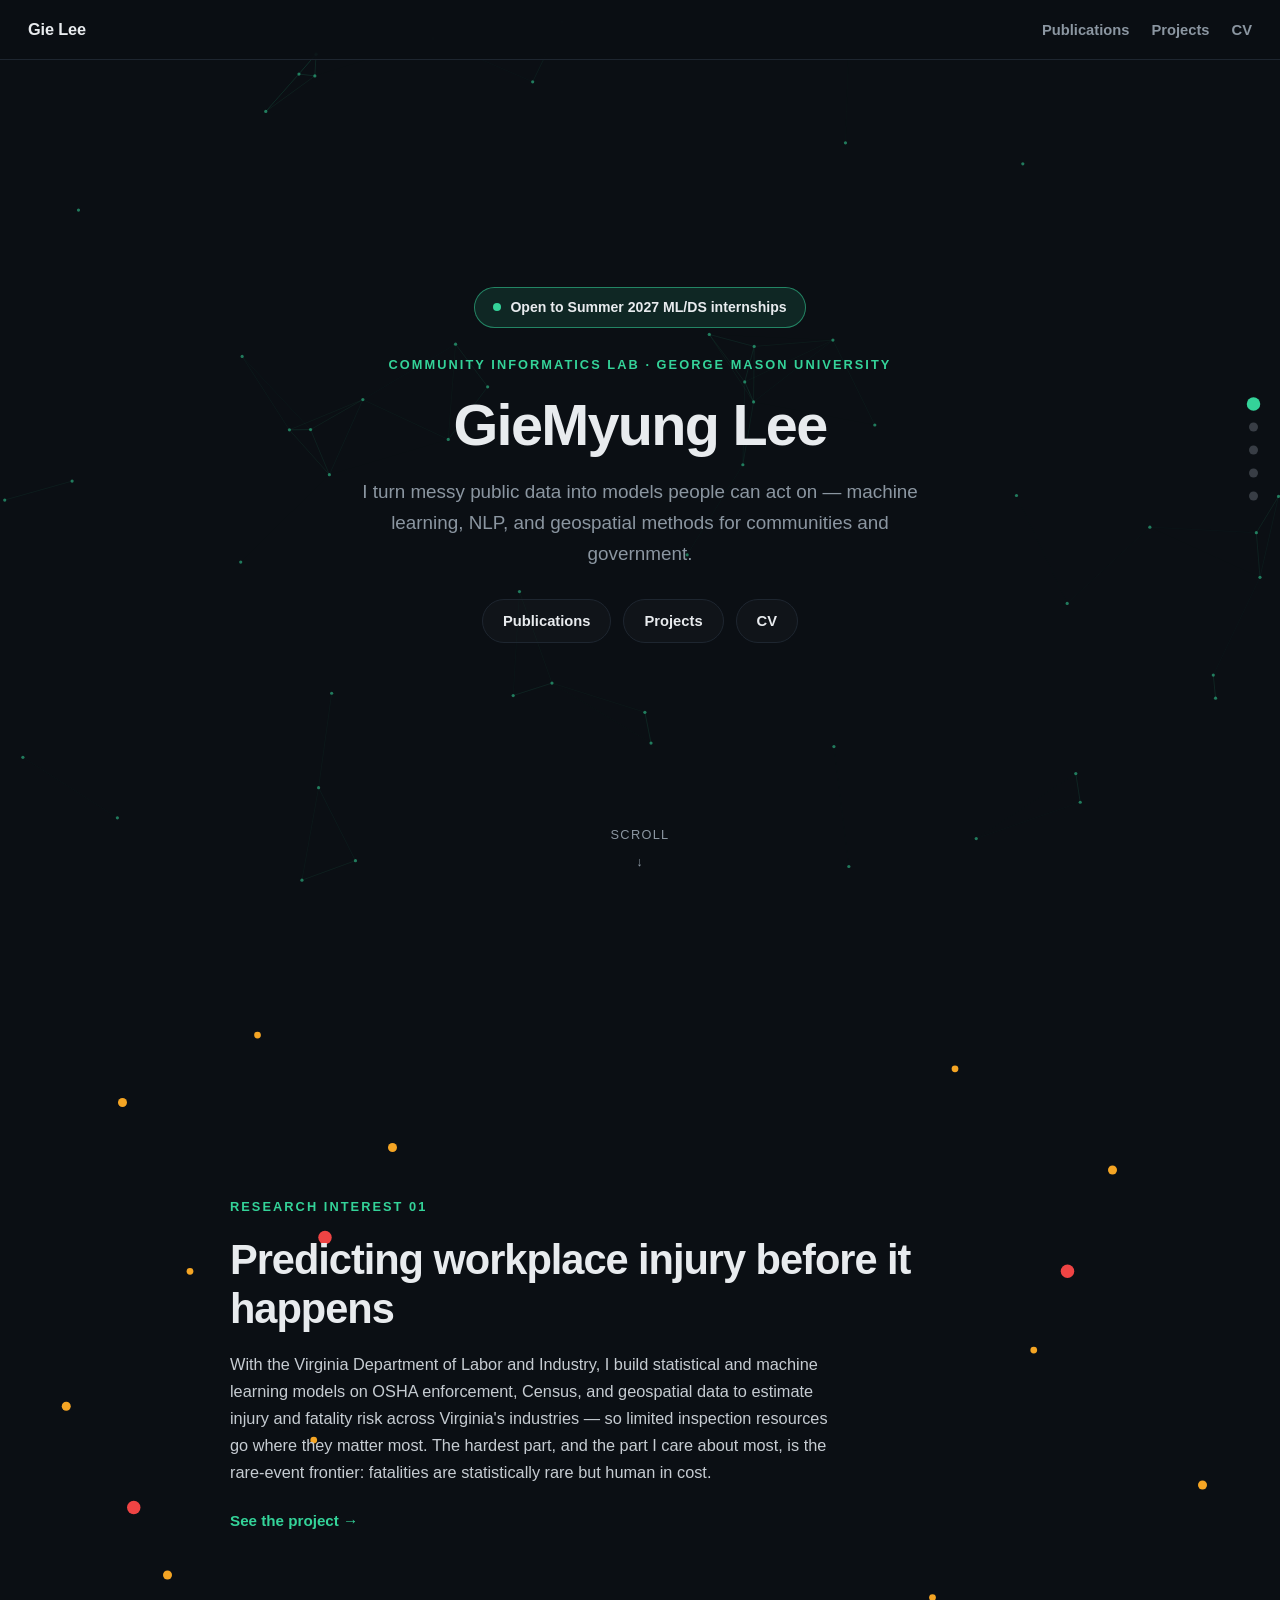
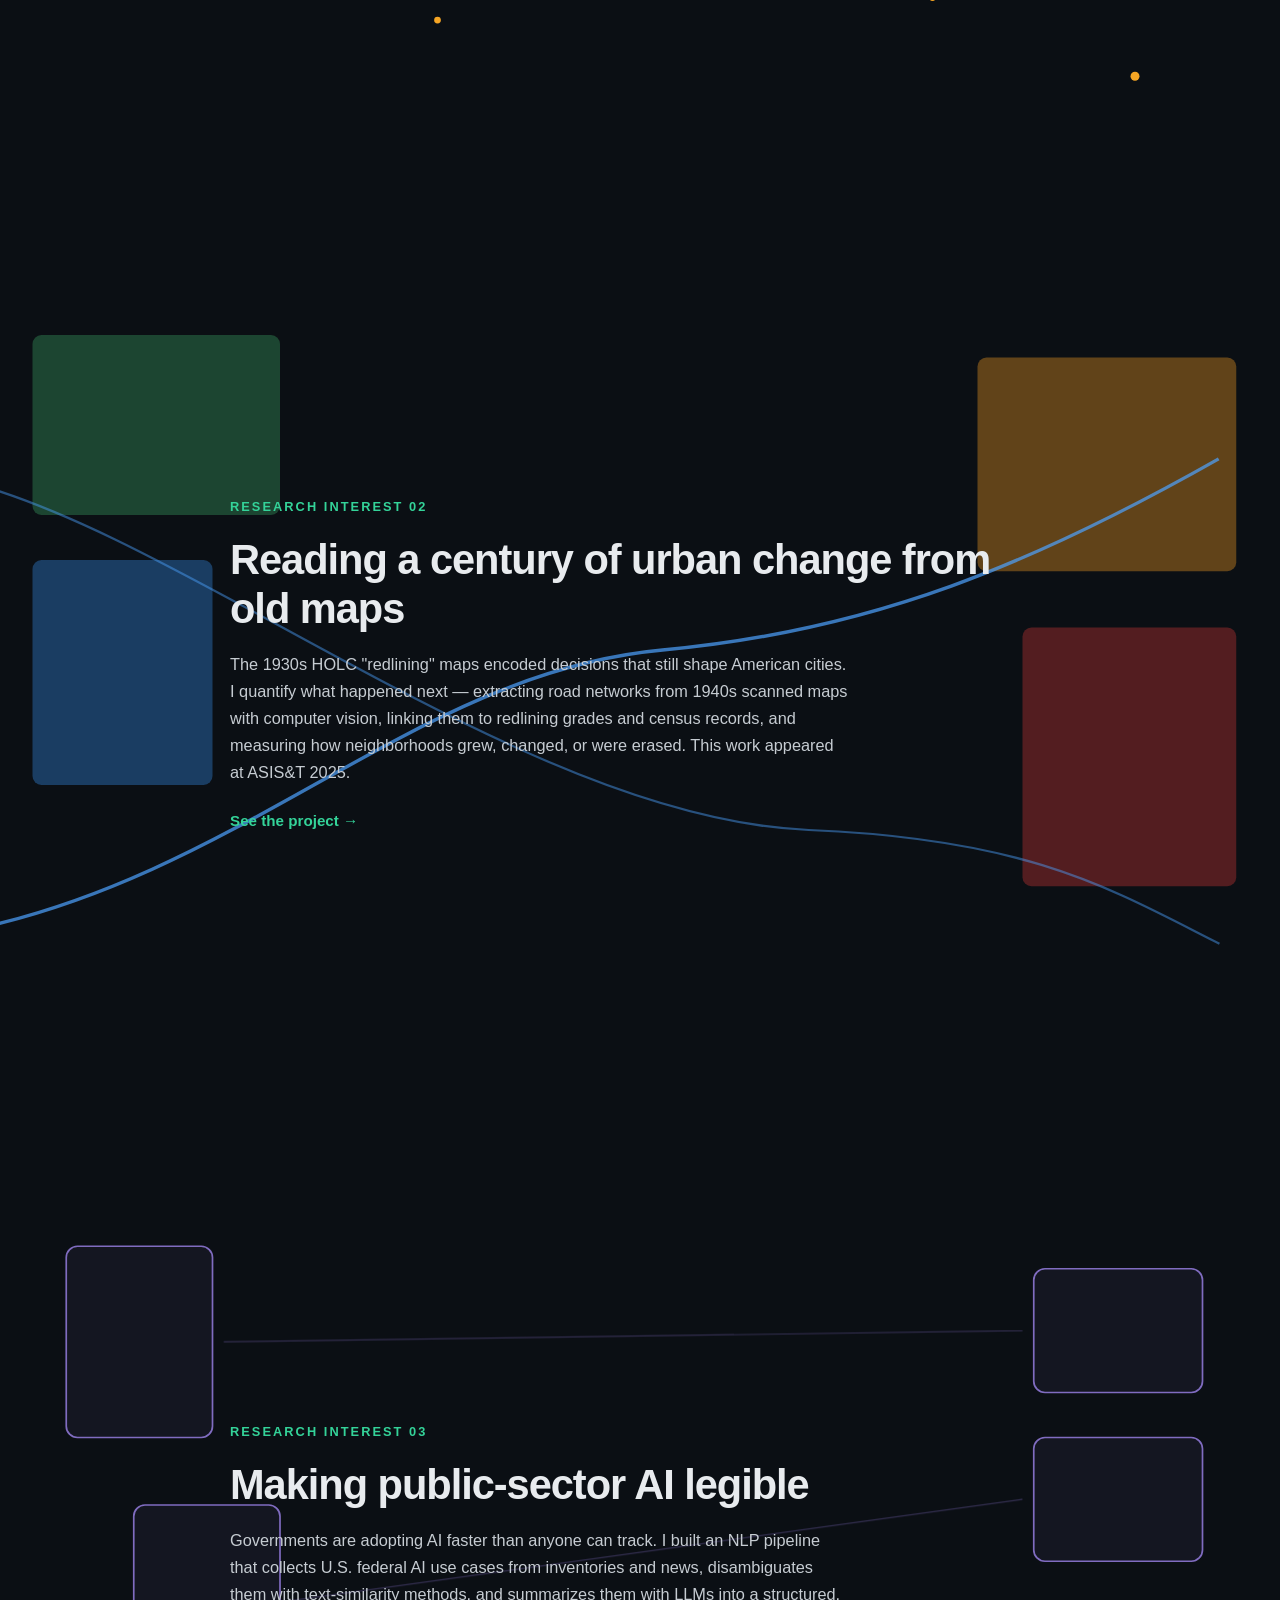
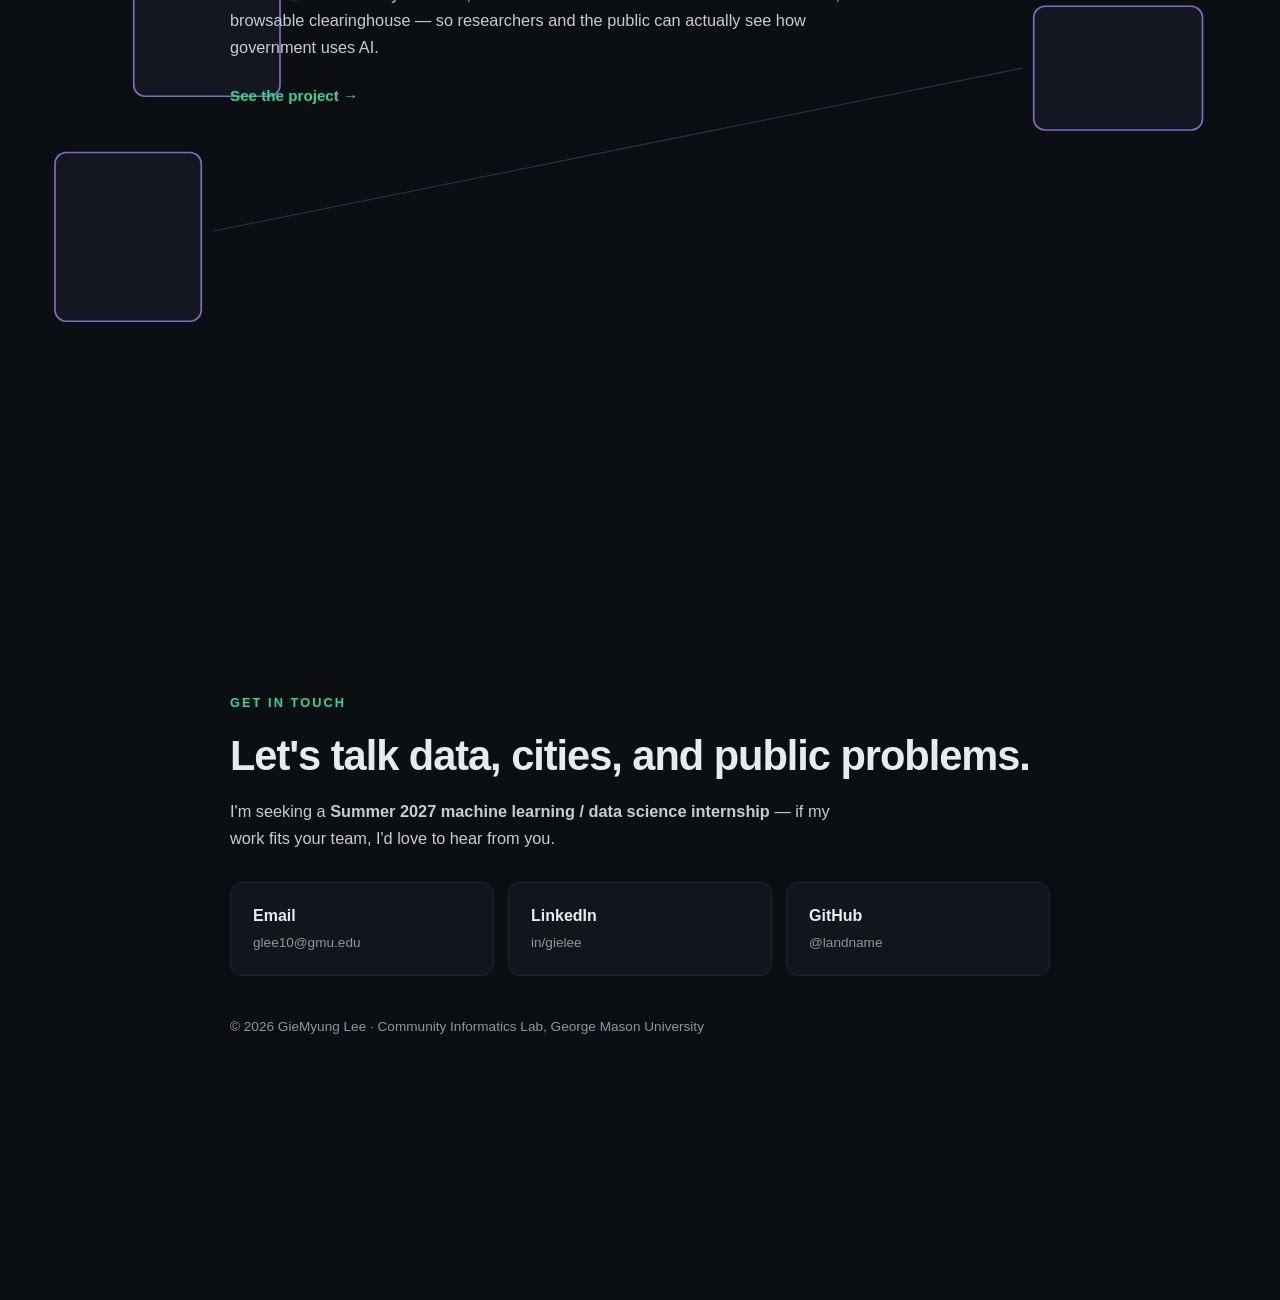
<file: index.html>
<!DOCTYPE html>
<html lang="en">
<head>
<meta charset="UTF-8">
<meta name="viewport" content="width=device-width, initial-scale=1.0">
<title>GieMyung Lee — Community Informatics Lab, GMU</title>
<meta name="description" content="GieMyung (Gie) Lee — researcher at the Community Informatics Lab, George Mason University. Machine learning, NLP, and geospatial data science for public-sector problems.">
<link rel="icon" type="image/svg+xml" href="assets/favicon.svg">
<meta property="og:type" content="website">
<meta property="og:title" content="GieMyung Lee — Community Informatics Lab, GMU">
<meta property="og:description" content="Machine learning, NLP, and geospatial data science for communities and government. Open to Summer 2027 ML/DS internships.">
<meta property="og:url" content="https://landname.github.io/">
<meta property="og:image" content="https://landname.github.io/assets/og.png">
<meta name="twitter:card" content="summary_large_image">
<link rel="stylesheet" href="assets/style.css">
<style>
  /* Homepage scene system — body background cross-fades per active scene */
  body {
    transition: background-color 0.9s ease;
    overflow-x: hidden;
  }
  .scene {
    min-height: 100svh;
    display: flex; align-items: center; justify-content: center;
    position: relative;
    padding: 90px 24px 60px;
  }
  .scene-inner { max-width: 820px; width: 100%; position: relative; z-index: 2; }

  /* Content reveal animation */
  .reveal { opacity: 0; transform: translateY(38px); transition: opacity .8s ease, transform .8s cubic-bezier(.2,.7,.3,1); }
  .scene.active .reveal { opacity: 1; transform: none; }
  .scene.active .reveal:nth-child(2) { transition-delay: .12s; }
  .scene.active .reveal:nth-child(3) { transition-delay: .24s; }
  .scene.active .reveal:nth-child(4) { transition-delay: .36s; }

  .kicker {
    font-size: 0.8rem; text-transform: uppercase; letter-spacing: 0.16em;
    font-weight: 700; color: var(--scene-accent, var(--accent)); margin-bottom: 18px;
  }
  .scene h1 { font-size: clamp(2.2rem, 6vw, 3.6rem); font-weight: 800; letter-spacing: -0.03em; line-height: 1.12; }
  .scene h2.big { font-size: clamp(1.7rem, 4.5vw, 2.6rem); font-weight: 750; letter-spacing: -0.025em; line-height: 1.18; margin: 0 0 18px; color: var(--text); text-transform: none; }
  .scene .lead { font-size: clamp(1rem, 2vw, 1.18rem); color: var(--muted); max-width: 600px; margin-top: 18px; }
  .scene .body-text { font-size: 1.02rem; color: #c6ccd2; max-width: 620px; }
  .scene .more { display: inline-block; margin-top: 22px; font-weight: 600; font-size: 0.95rem; color: var(--scene-accent, var(--accent)); }

  /* Hero */
  #hero canvas { position: absolute; inset: 0; width: 100%; height: 100%; z-index: 1; }
  #hero .scene-inner { text-align: center; }
  .hero-links { margin-top: 30px; display: flex; gap: 12px; justify-content: center; flex-wrap: wrap; }
  .hero-links a {
    padding: 9px 20px; border: 1px solid var(--border); border-radius: 999px;
    color: var(--text); font-size: 0.92rem; font-weight: 550; background: rgba(255,255,255,0.02);
    transition: border-color .2s, background .2s;
  }
  .hero-links a:hover { border-color: var(--accent); background: var(--accent-soft); text-decoration: none; }
  /* Internship availability pill */
  .avail {
    display: inline-flex; align-items: center; gap: 9px;
    padding: 8px 18px; border-radius: 999px; margin-bottom: 26px;
    border: 1px solid color-mix(in srgb, var(--accent) 55%, transparent);
    background: var(--accent-soft); color: var(--text);
    font-size: 0.88rem; font-weight: 600;
  }
  .avail:hover { text-decoration: none; border-color: var(--accent); }
  .avail .dot {
    width: 8px; height: 8px; border-radius: 50%; background: var(--accent);
    animation: blink 1.8s ease-in-out infinite;
  }
  @keyframes blink { 0%,100% { opacity: 1; box-shadow: 0 0 0 0 rgba(52,211,153,.5);} 50% { opacity: .55; box-shadow: 0 0 0 6px rgba(52,211,153,0);} }
  .scroll-hint {
    position: absolute; bottom: 28px; left: 50%; transform: translateX(-50%);
    color: var(--muted); font-size: 0.8rem; letter-spacing: 0.1em; text-transform: uppercase;
    display: flex; flex-direction: column; align-items: center; gap: 6px; z-index: 2;
    animation: bob 2.2s ease-in-out infinite;
  }
  @keyframes bob { 0%,100% { transform: translate(-50%,0);} 50% { transform: translate(-50%,8px);} }

  /* Scene visuals (SVG) */
  .scene-visual { position: absolute; inset: 0; z-index: 1; overflow: hidden; pointer-events: none; opacity: 0; transition: opacity 1s ease; }
  .scene.active .scene-visual { opacity: 1; }
  .scene-visual svg { position: absolute; width: 100%; height: 100%; }

  /* risk dots pulse */
  .scene.active .risk-dot { animation: pulse 2.6s ease-in-out infinite; }
  .scene.active .risk-dot.hot { animation: pulse-hot 1.8s ease-in-out infinite; }
  @keyframes pulse { 0%,100% { opacity: .25; } 50% { opacity: .7; } }
  @keyframes pulse-hot { 0%,100% { opacity: .5; r: 5; } 50% { opacity: 1; r: 8; } }

  /* HOLC zones draw in */
  .holc { opacity: 0; transform: translateY(14px); transition: opacity 1s ease, transform 1s ease; }
  .scene.active .holc { opacity: 0.5; transform: none; }
  .scene.active .holc:nth-of-type(2) { transition-delay: .18s; }
  .scene.active .holc:nth-of-type(3) { transition-delay: .36s; }
  .scene.active .holc:nth-of-type(4) { transition-delay: .54s; }
  .scene.active .road-path { stroke-dashoffset: 0; }
  .road-path { stroke-dasharray: 1200; stroke-dashoffset: 1200; transition: stroke-dashoffset 2.4s ease .3s; }

  /* docs flow into grid */
  .doc { opacity: 0; transform: translate(-40px, 20px) rotate(-6deg); transition: all .9s cubic-bezier(.2,.7,.3,1); }
  .scene.active .doc { opacity: .75; transform: none; }
  .scene.active .doc:nth-of-type(2) { transition-delay: .15s; }
  .scene.active .doc:nth-of-type(3) { transition-delay: .3s; }
  .scene.active .doc:nth-of-type(4) { transition-delay: .45s; }
  .scene.active .doc:nth-of-type(5) { transition-delay: .6s; }
  .scene.active .doc:nth-of-type(6) { transition-delay: .75s; }

  /* Progress dots */
  .progress {
    position: fixed; right: 22px; top: 50%; transform: translateY(-50%);
    display: flex; flex-direction: column; gap: 14px; z-index: 90;
  }
  .progress button {
    width: 9px; height: 9px; border-radius: 50%; border: none; cursor: pointer;
    background: var(--muted); opacity: 0.35; transition: all .3s; padding: 0;
  }
  .progress button.on { opacity: 1; background: var(--scene-accent, var(--accent)); transform: scale(1.5); }

  /* Contact scene */
  .contact-cards { display: grid; grid-template-columns: repeat(auto-fit, minmax(200px, 1fr)); gap: 14px; margin-top: 30px; }
  .contact-cards a {
    display: block; padding: 20px 22px; background: var(--card); border: 1px solid var(--border);
    border-radius: 12px; color: var(--text); transition: border-color .2s, transform .2s;
  }
  .contact-cards a:hover { border-color: var(--scene-accent, var(--accent)); transform: translateY(-3px); text-decoration: none; }
  .contact-cards .label { font-weight: 650; font-size: 1rem; }
  .contact-cards .sub { color: var(--muted); font-size: 0.85rem; margin-top: 3px; }

  @media (max-width: 600px) {
    .progress { right: 10px; }
    .scene { padding: 80px 20px 50px; }
  }
  @media (prefers-reduced-motion: reduce) {
    .reveal, .scene-visual, .holc, .doc, .road-path { transition: none !important; }
    .scroll-hint, .risk-dot { animation: none !important; }
  }
</style>
</head>
<body>

<nav class="nav">
  <a class="brand" href="index.html">Gie Lee</a>
  <ul>
    <li><a href="publications.html">Publications</a></li>
    <li><a href="projects.html">Projects</a></li>
    <li><a href="cv.html">CV</a></li>
  </ul>
</nav>

<div class="progress" aria-hidden="true"></div>

<!-- Scene 0: Hero -->
<section class="scene" id="hero" data-bg="#0b0f14" data-accent="#34d399">
  <canvas id="net"></canvas>
  <div class="scene-inner">
    <a class="reveal avail" href="mailto:glee10@gmu.edu?subject=Summer%202027%20Internship"><span class="dot"></span>Open to Summer 2027 ML/DS internships</a>
    <div class="reveal kicker">Community Informatics Lab · George Mason University</div>
    <h1 class="reveal">GieMyung Lee</h1>
    <p class="reveal lead" style="margin-left:auto;margin-right:auto;">I turn messy public data into models people can act on — machine learning, NLP, and geospatial methods for communities and government.</p>
    <div class="reveal hero-links">
      <a href="publications.html">Publications</a>
      <a href="projects.html">Projects</a>
      <a href="cv.html">CV</a>
    </div>
  </div>
  <div class="scroll-hint">Scroll<span>↓</span></div>
</section>

<!-- Scene 1: Workplace safety -->
<section class="scene" data-bg="#151009" data-accent="#f5a524">
  <div class="scene-visual">
    <svg viewBox="0 0 1200 800" preserveAspectRatio="xMidYMid slice" aria-hidden="true">
      <g fill="#f5a524">
        <circle class="risk-dot" cx="140" cy="180" r="4"/><circle class="risk-dot" cx="260" cy="120" r="3"/>
        <circle class="risk-dot" cx="380" cy="220" r="4"/><circle class="risk-dot" cx="200" cy="330" r="3"/>
        <circle class="risk-dot" cx="90" cy="450" r="4"/><circle class="risk-dot" cx="310" cy="480" r="3"/>
        <circle class="risk-dot" cx="180" cy="600" r="4"/><circle class="risk-dot" cx="420" cy="640" r="3"/>
        <circle class="risk-dot" cx="880" cy="150" r="3"/><circle class="risk-dot" cx="1020" cy="240" r="4"/>
        <circle class="risk-dot" cx="950" cy="400" r="3"/><circle class="risk-dot" cx="1100" cy="520" r="4"/>
        <circle class="risk-dot" cx="860" cy="620" r="3"/><circle class="risk-dot" cx="1040" cy="690" r="4"/>
      </g>
      <g fill="#ef4444">
        <circle class="risk-dot hot" cx="320" cy="300" r="6" style="animation-delay:.3s"/>
        <circle class="risk-dot hot" cx="980" cy="330" r="6" style="animation-delay:.9s"/>
        <circle class="risk-dot hot" cx="150" cy="540" r="6" style="animation-delay:1.5s"/>
      </g>
    </svg>
  </div>
  <div class="scene-inner">
    <div class="reveal kicker">Research Interest 01</div>
    <h2 class="reveal big">Predicting workplace injury before it happens</h2>
    <p class="reveal body-text">With the Virginia Department of Labor and Industry, I build statistical and machine learning models on OSHA enforcement, Census, and geospatial data to estimate injury and fatality risk across Virginia's industries — so limited inspection resources go where they matter most. The hardest part, and the part I care about most, is the rare-event frontier: fatalities are statistically rare but human in cost.</p>
    <a class="reveal more" href="projects.html#safety">See the project →</a>
  </div>
</section>

<!-- Scene 2: Urban change / historical maps -->
<section class="scene" data-bg="#0a1120" data-accent="#4da3ff">
  <div class="scene-visual">
    <svg viewBox="0 0 1200 800" preserveAspectRatio="xMidYMid slice" aria-hidden="true">
      <rect class="holc" x="60"  y="120" width="220" height="160" rx="8" fill="#2f7d4f"/>
      <rect class="holc" x="60"  y="320" width="160" height="200" rx="8" fill="#2b6cb0"/>
      <rect class="holc" x="900" y="140" width="230" height="190" rx="8" fill="#b7791f"/>
      <rect class="holc" x="940" y="380" width="190" height="230" rx="8" fill="#9b2c2c"/>
      <path class="road-path" d="M 0 650 C 250 600, 400 420, 620 400 S 1000 300, 1200 180" fill="none" stroke="#4da3ff" stroke-width="3" opacity="0.7"/>
      <path class="road-path" d="M 0 250 C 200 300, 500 550, 750 560 S 1050 640, 1200 700" fill="none" stroke="#4da3ff" stroke-width="2" opacity="0.45" style="transition-delay:.7s"/>
    </svg>
  </div>
  <div class="scene-inner">
    <div class="reveal kicker">Research Interest 02</div>
    <h2 class="reveal big">Reading a century of urban change from old maps</h2>
    <p class="reveal body-text">The 1930s HOLC "redlining" maps encoded decisions that still shape American cities. I quantify what happened next — extracting road networks from 1940s scanned maps with computer vision, linking them to redlining grades and census records, and measuring how neighborhoods grew, changed, or were erased. This work appeared at ASIS&amp;T 2025.</p>
    <a class="reveal more" href="projects.html#urban">See the project →</a>
  </div>
</section>

<!-- Scene 3: Public-sector AI -->
<section class="scene" data-bg="#120c1c" data-accent="#a78bfa">
  <div class="scene-visual">
    <svg viewBox="0 0 1200 800" preserveAspectRatio="xMidYMid slice" aria-hidden="true">
      <g stroke="#a78bfa" stroke-width="1.5" fill="rgba(167,139,250,0.08)">
        <rect class="doc" x="90"  y="130" width="130" height="170" rx="10"/>
        <rect class="doc" x="150" y="360" width="130" height="170" rx="10"/>
        <rect class="doc" x="80"  y="580" width="130" height="150" rx="10"/>
        <rect class="doc" x="950" y="150" width="150" height="110" rx="10"/>
        <rect class="doc" x="950" y="300" width="150" height="110" rx="10"/>
        <rect class="doc" x="950" y="450" width="150" height="110" rx="10"/>
      </g>
      <g stroke="#a78bfa" stroke-width="1" opacity="0.35">
        <line class="doc" x1="230" y1="215" x2="940" y2="205"/>
        <line class="doc" x1="290" y1="445" x2="940" y2="355"/>
        <line class="doc" x1="220" y1="650" x2="940" y2="505"/>
      </g>
    </svg>
  </div>
  <div class="scene-inner">
    <div class="reveal kicker">Research Interest 03</div>
    <h2 class="reveal big">Making public-sector AI legible</h2>
    <p class="reveal body-text">Governments are adopting AI faster than anyone can track. I built an NLP pipeline that collects U.S. federal AI use cases from inventories and news, disambiguates them with text-similarity methods, and summarizes them with LLMs into a structured, browsable clearinghouse — so researchers and the public can actually see how government uses AI.</p>
    <a class="reveal more" href="projects.html#clearinghouse">See the project →</a>
  </div>
</section>

<!-- Scene 4: Contact -->
<section class="scene" data-bg="#0b0f14" data-accent="#34d399">
  <div class="scene-inner">
    <div class="reveal kicker">Get in touch</div>
    <h2 class="reveal big">Let's talk data, cities, and public problems.</h2>
    <p class="reveal body-text">I'm seeking a <strong>Summer 2027 machine learning / data science internship</strong> — if my work fits your team, I'd love to hear from you.</p>
    <div class="reveal contact-cards">
      <a href="mailto:glee10@gmu.edu"><div class="label">Email</div><div class="sub">glee10@gmu.edu</div></a>
      <a href="https://www.linkedin.com/in/gielee/" target="_blank" rel="noopener"><div class="label">LinkedIn</div><div class="sub">in/gielee</div></a>
      <a href="https://github.com/landname" target="_blank" rel="noopener"><div class="label">GitHub</div><div class="sub">@landname</div></a>
    </div>
    <p class="reveal" style="margin-top:40px;color:var(--muted);font-size:0.85rem;">© 2026 GieMyung Lee · Community Informatics Lab, George Mason University</p>
  </div>
</section>

<script>
(function () {
  const scenes = Array.from(document.querySelectorAll('.scene'));
  const progress = document.querySelector('.progress');

  // progress dots
  scenes.forEach((s, i) => {
    const b = document.createElement('button');
    b.addEventListener('click', () => s.scrollIntoView({ behavior: 'smooth' }));
    progress.appendChild(b);
  });
  const dots = Array.from(progress.children);

  const io = new IntersectionObserver((entries) => {
    entries.forEach(e => {
      if (e.isIntersecting) {
        const s = e.target;
        s.classList.add('active');
        document.body.style.backgroundColor = s.dataset.bg;
        document.documentElement.style.setProperty('--scene-accent', s.dataset.accent);
        const i = scenes.indexOf(s);
        dots.forEach((d, j) => d.classList.toggle('on', j === i));
      }
    });
  }, { threshold: 0.5 });
  scenes.forEach(s => io.observe(s));

  // hero particle network
  const canvas = document.getElementById('net');
  const ctx = canvas.getContext('2d');
  let W, H, pts = [];
  const N = 55, LINK = 130;

  function resize() {
    W = canvas.width = canvas.offsetWidth * devicePixelRatio;
    H = canvas.height = canvas.offsetHeight * devicePixelRatio;
  }
  function init() {
    pts = Array.from({ length: N }, () => ({
      x: Math.random() * W, y: Math.random() * H,
      vx: (Math.random() - 0.5) * 0.35 * devicePixelRatio,
      vy: (Math.random() - 0.5) * 0.35 * devicePixelRatio
    }));
  }
  function frame() {
    ctx.clearRect(0, 0, W, H);
    for (const p of pts) {
      p.x += p.vx; p.y += p.vy;
      if (p.x < 0 || p.x > W) p.vx *= -1;
      if (p.y < 0 || p.y > H) p.vy *= -1;
    }
    for (let i = 0; i < N; i++) {
      for (let j = i + 1; j < N; j++) {
        const dx = pts[i].x - pts[j].x, dy = pts[i].y - pts[j].y;
        const d = Math.hypot(dx, dy) / devicePixelRatio;
        if (d < LINK) {
          ctx.strokeStyle = `rgba(52, 211, 153, ${0.14 * (1 - d / LINK)})`;
          ctx.lineWidth = devicePixelRatio;
          ctx.beginPath(); ctx.moveTo(pts[i].x, pts[i].y); ctx.lineTo(pts[j].x, pts[j].y); ctx.stroke();
        }
      }
    }
    ctx.fillStyle = 'rgba(52, 211, 153, 0.55)';
    for (const p of pts) {
      ctx.beginPath(); ctx.arc(p.x, p.y, 1.6 * devicePixelRatio, 0, Math.PI * 2); ctx.fill();
    }
    requestAnimationFrame(frame);
  }
  const reduce = matchMedia('(prefers-reduced-motion: reduce)').matches;
  resize(); init();
  addEventListener('resize', () => { resize(); init(); });
  if (!reduce) frame();
  else {
    ctx.fillStyle = 'rgba(52,211,153,0.5)';
    pts.forEach(p => { ctx.beginPath(); ctx.arc(p.x, p.y, 1.6 * devicePixelRatio, 0, Math.PI * 2); ctx.fill(); });
  }
})();
</script>

</body>
</html>
</file>
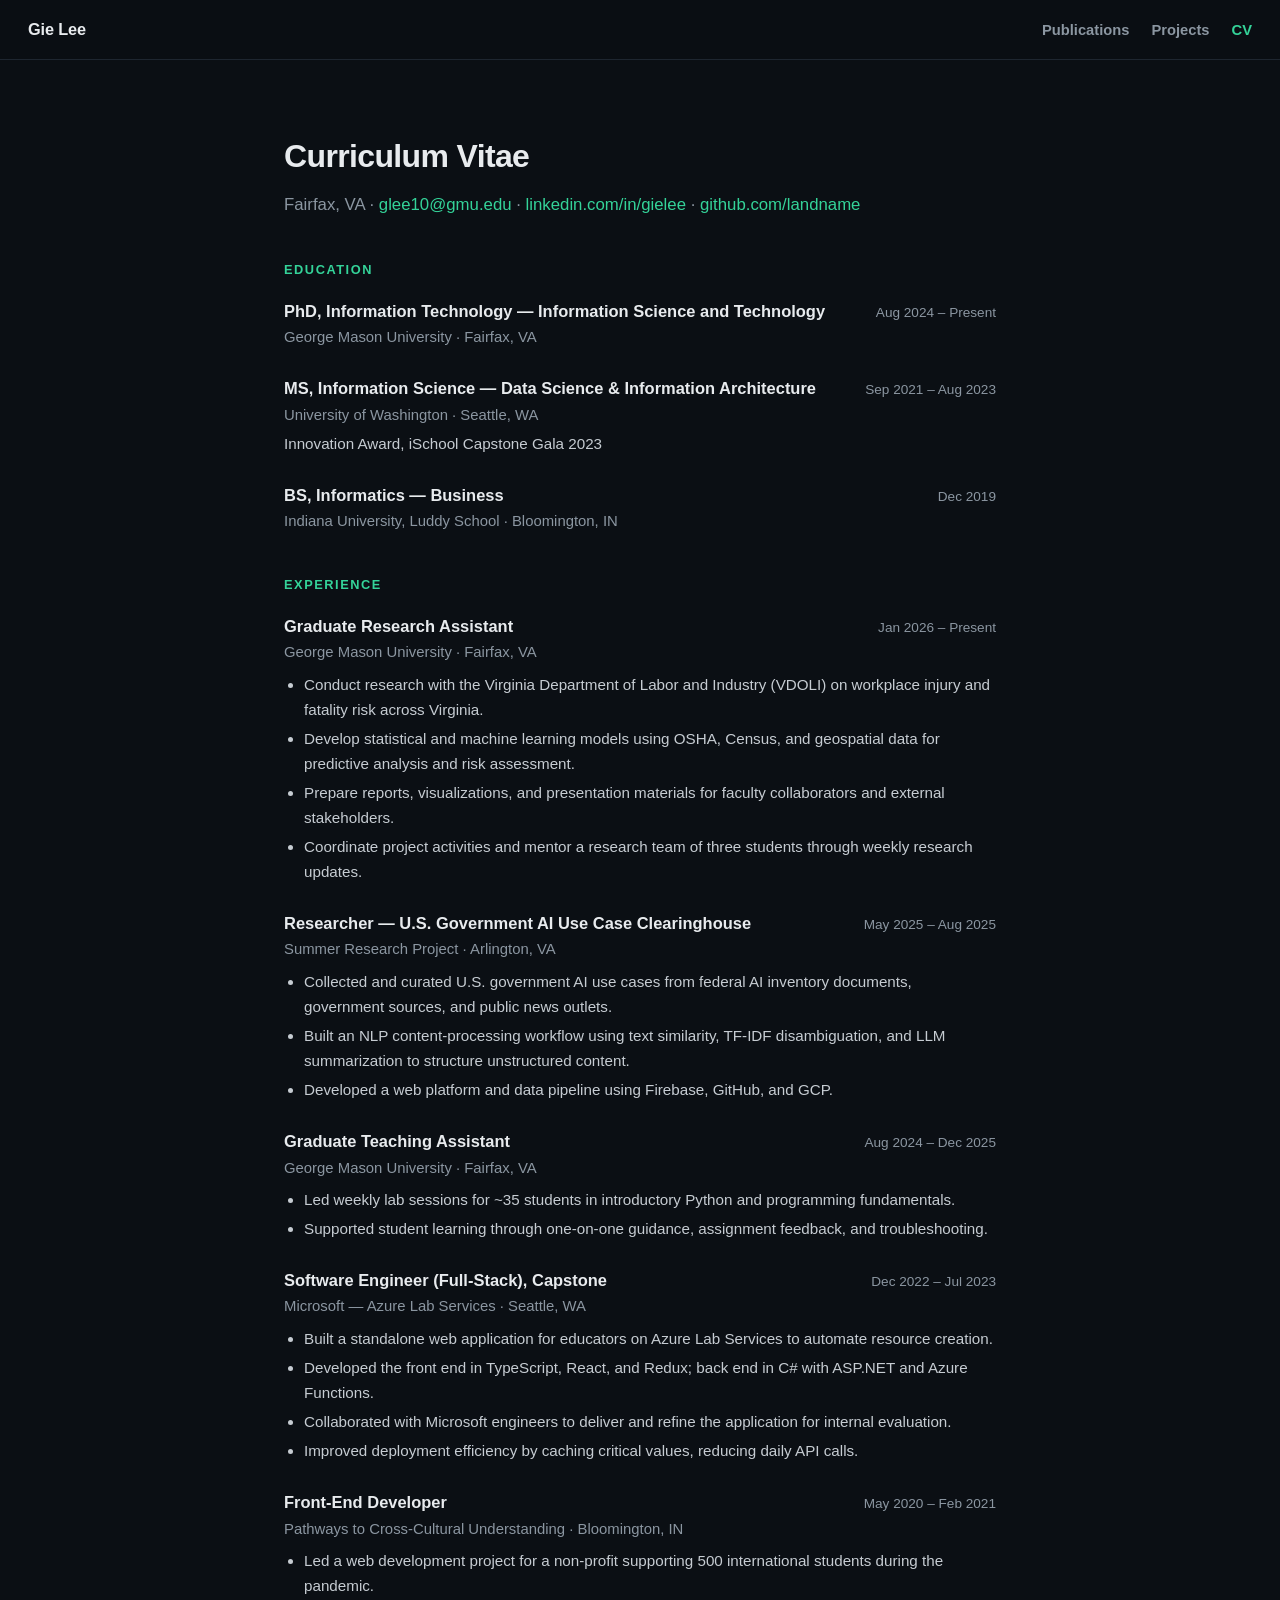
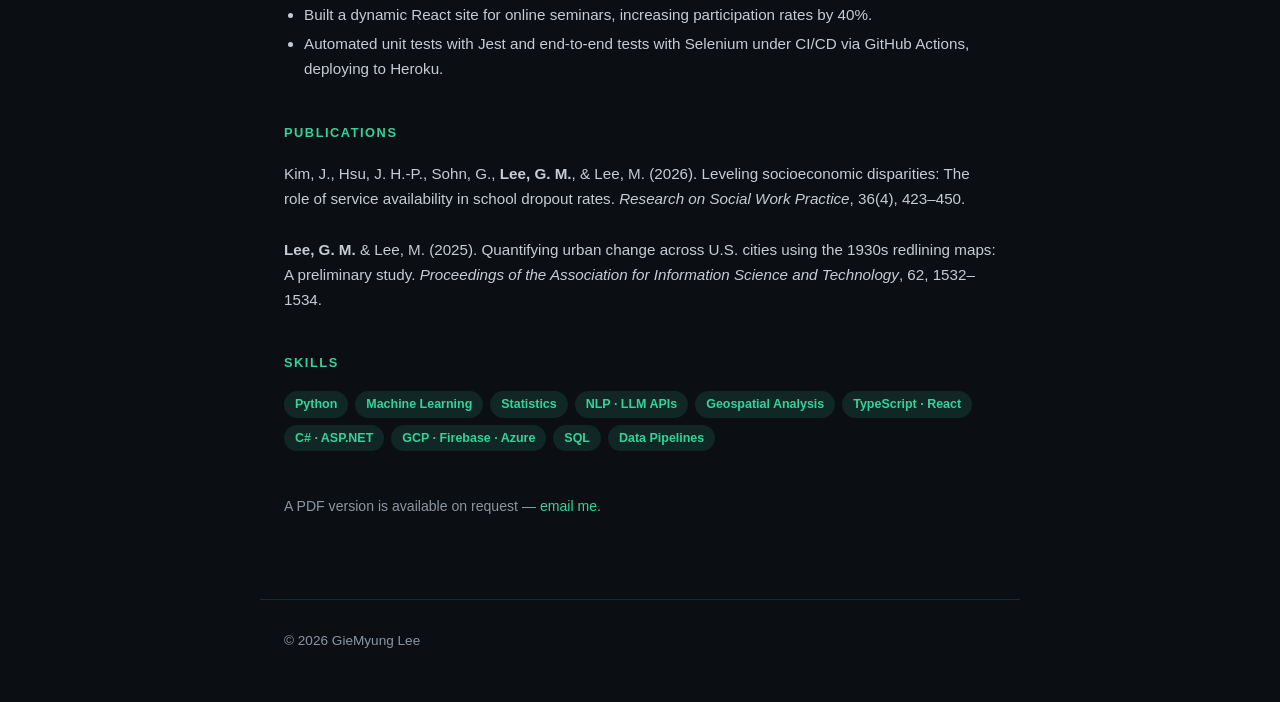
<file: cv.html>
<!DOCTYPE html>
<html lang="en">
<head>
<meta charset="UTF-8">
<meta name="viewport" content="width=device-width, initial-scale=1.0">
<title>CV — GieMyung Lee</title>
<meta name="description" content="Curriculum vitae of GieMyung Lee — PhD student in Information Technology at George Mason University.">
<link rel="icon" type="image/svg+xml" href="assets/favicon.svg">
<meta property="og:type" content="profile">
<meta property="og:title" content="CV — GieMyung Lee">
<meta property="og:description" content="PhD student in Information Technology at George Mason University. ML, NLP, and geospatial data science. Open to Summer 2027 ML/DS internships.">
<meta property="og:url" content="https://landname.github.io/cv.html">
<meta property="og:image" content="https://landname.github.io/assets/og.png">
<meta name="twitter:card" content="summary_large_image">
<link rel="stylesheet" href="assets/style.css">
</head>
<body>

<nav class="nav">
  <a class="brand" href="index.html">Gie Lee</a>
  <ul>
    <li><a href="publications.html">Publications</a></li>
    <li><a href="projects.html">Projects</a></li>
    <li><a href="cv.html" class="here">CV</a></li>
  </ul>
</nav>

<main class="page">
  <h1>Curriculum Vitae</h1>
  <p class="lede">Fairfax, VA · <a href="mailto:glee10@gmu.edu">glee10@gmu.edu</a> · <a href="https://www.linkedin.com/in/gielee/" target="_blank" rel="noopener">linkedin.com/in/gielee</a> · <a href="https://github.com/landname" target="_blank" rel="noopener">github.com/landname</a></p>

  <h2>Education</h2>
  <div class="cv-item">
    <div class="cv-head">
      <div><div class="cv-title">PhD, Information Technology — Information Science and Technology</div>
      <div class="cv-org">George Mason University · Fairfax, VA</div></div>
      <div class="cv-date">Aug 2024 – Present</div>
    </div>
  </div>
  <div class="cv-item">
    <div class="cv-head">
      <div><div class="cv-title">MS, Information Science — Data Science &amp; Information Architecture</div>
      <div class="cv-org">University of Washington · Seattle, WA</div></div>
      <div class="cv-date">Sep 2021 – Aug 2023</div>
    </div>
    <p>Innovation Award, iSchool Capstone Gala 2023</p>
  </div>
  <div class="cv-item">
    <div class="cv-head">
      <div><div class="cv-title">BS, Informatics — Business</div>
      <div class="cv-org">Indiana University, Luddy School · Bloomington, IN</div></div>
      <div class="cv-date">Dec 2019</div>
    </div>
  </div>

  <h2>Experience</h2>
  <div class="cv-item">
    <div class="cv-head">
      <div><div class="cv-title">Graduate Research Assistant</div>
      <div class="cv-org">George Mason University · Fairfax, VA</div></div>
      <div class="cv-date">Jan 2026 – Present</div>
    </div>
    <ul>
      <li>Conduct research with the Virginia Department of Labor and Industry (VDOLI) on workplace injury and fatality risk across Virginia.</li>
      <li>Develop statistical and machine learning models using OSHA, Census, and geospatial data for predictive analysis and risk assessment.</li>
      <li>Prepare reports, visualizations, and presentation materials for faculty collaborators and external stakeholders.</li>
      <li>Coordinate project activities and mentor a research team of three students through weekly research updates.</li>
    </ul>
  </div>
  <div class="cv-item">
    <div class="cv-head">
      <div><div class="cv-title">Researcher — U.S. Government AI Use Case Clearinghouse</div>
      <div class="cv-org">Summer Research Project · Arlington, VA</div></div>
      <div class="cv-date">May 2025 – Aug 2025</div>
    </div>
    <ul>
      <li>Collected and curated U.S. government AI use cases from federal AI inventory documents, government sources, and public news outlets.</li>
      <li>Built an NLP content-processing workflow using text similarity, TF-IDF disambiguation, and LLM summarization to structure unstructured content.</li>
      <li>Developed a web platform and data pipeline using Firebase, GitHub, and GCP.</li>
    </ul>
  </div>
  <div class="cv-item">
    <div class="cv-head">
      <div><div class="cv-title">Graduate Teaching Assistant</div>
      <div class="cv-org">George Mason University · Fairfax, VA</div></div>
      <div class="cv-date">Aug 2024 – Dec 2025</div>
    </div>
    <ul>
      <li>Led weekly lab sessions for ~35 students in introductory Python and programming fundamentals.</li>
      <li>Supported student learning through one-on-one guidance, assignment feedback, and troubleshooting.</li>
    </ul>
  </div>
  <div class="cv-item">
    <div class="cv-head">
      <div><div class="cv-title">Software Engineer (Full-Stack), Capstone</div>
      <div class="cv-org">Microsoft — Azure Lab Services · Seattle, WA</div></div>
      <div class="cv-date">Dec 2022 – Jul 2023</div>
    </div>
    <ul>
      <li>Built a standalone web application for educators on Azure Lab Services to automate resource creation.</li>
      <li>Developed the front end in TypeScript, React, and Redux; back end in C# with ASP.NET and Azure Functions.</li>
      <li>Collaborated with Microsoft engineers to deliver and refine the application for internal evaluation.</li>
      <li>Improved deployment efficiency by caching critical values, reducing daily API calls.</li>
    </ul>
  </div>
  <div class="cv-item">
    <div class="cv-head">
      <div><div class="cv-title">Front-End Developer</div>
      <div class="cv-org">Pathways to Cross-Cultural Understanding · Bloomington, IN</div></div>
      <div class="cv-date">May 2020 – Feb 2021</div>
    </div>
    <ul>
      <li>Led a web development project for a non-profit supporting 500 international students during the pandemic.</li>
      <li>Built a dynamic React site for online seminars, increasing participation rates by 40%.</li>
      <li>Automated unit tests with Jest and end-to-end tests with Selenium under CI/CD via GitHub Actions, deploying to Heroku.</li>
    </ul>
  </div>

  <h2>Publications</h2>
  <div class="cv-item">
    <p>Kim, J., Hsu, J. H.-P., Sohn, G., <strong>Lee, G. M.</strong>, &amp; Lee, M. (2026). Leveling socioeconomic disparities: The role of service availability in school dropout rates. <em>Research on Social Work Practice</em>, 36(4), 423–450.</p>
  </div>
  <div class="cv-item">
    <p><strong>Lee, G. M.</strong> &amp; Lee, M. (2025). Quantifying urban change across U.S. cities using the 1930s redlining maps: A preliminary study. <em>Proceedings of the Association for Information Science and Technology</em>, 62, 1532–1534.</p>
  </div>

  <h2>Skills</h2>
  <div class="tags" style="margin-top:0;">
    <span>Python</span><span>Machine Learning</span><span>Statistics</span><span>NLP · LLM APIs</span>
    <span>Geospatial Analysis</span><span>TypeScript · React</span><span>C# · ASP.NET</span>
    <span>GCP · Firebase · Azure</span><span>SQL</span><span>Data Pipelines</span>
  </div>

  <p style="margin-top:44px;color:var(--muted);font-size:0.88rem;">A PDF version is available on request — <a href="mailto:glee10@gmu.edu">email me</a>.</p>
</main>

<footer>© 2026 GieMyung Lee</footer>

</body>
</html>
</file>
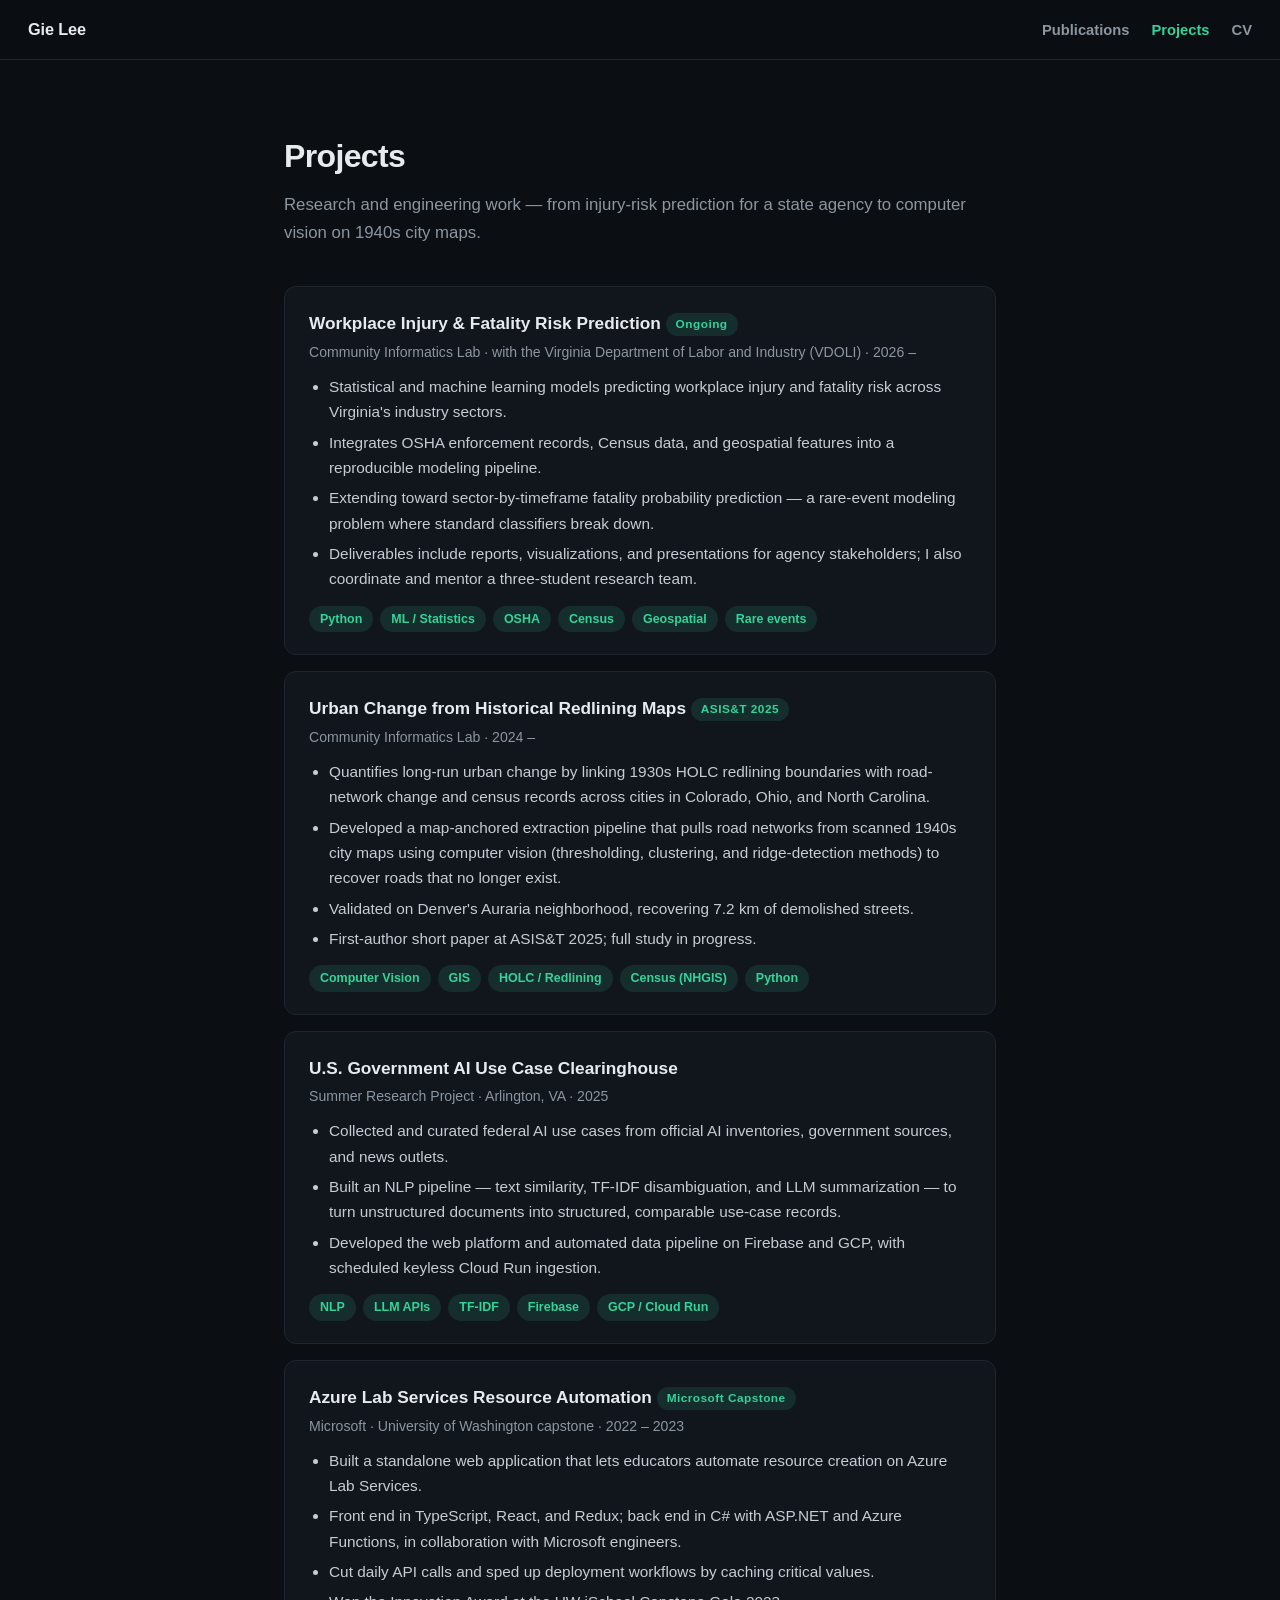
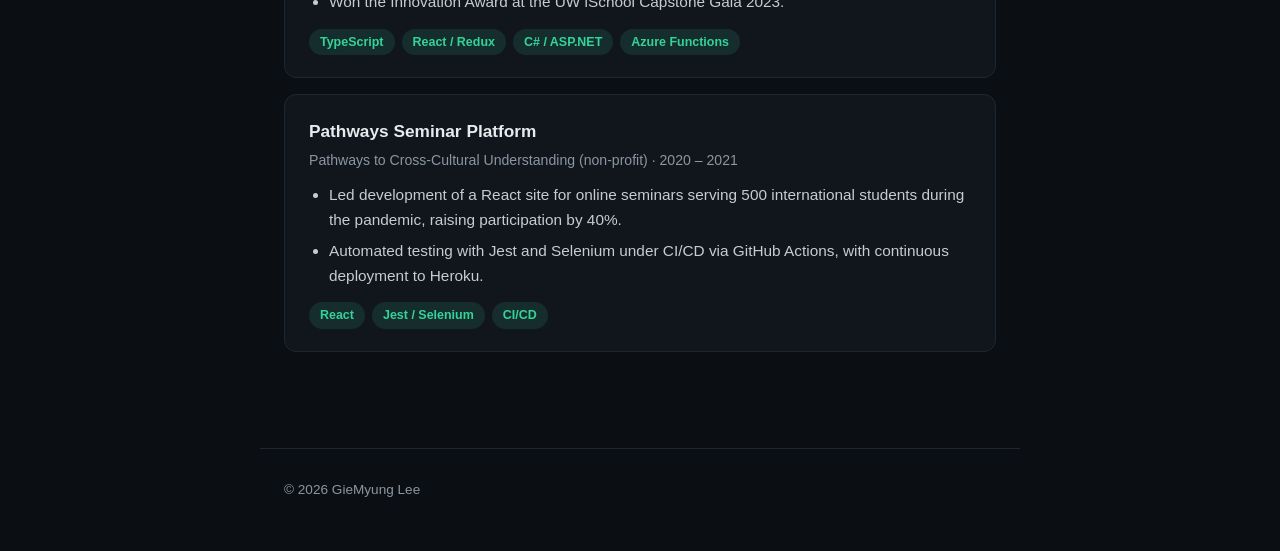
<file: projects.html>
<!DOCTYPE html>
<html lang="en">
<head>
<meta charset="UTF-8">
<meta name="viewport" content="width=device-width, initial-scale=1.0">
<title>Projects — GieMyung Lee</title>
<meta name="description" content="Research and engineering projects by GieMyung Lee — workplace safety prediction, urban change from historical maps, public-sector AI.">
<link rel="icon" type="image/svg+xml" href="assets/favicon.svg">
<meta property="og:type" content="website">
<meta property="og:title" content="Projects — GieMyung Lee">
<meta property="og:description" content="Workplace injury-risk prediction for Virginia, urban change from 1930s redlining maps, and a U.S. government AI use-case clearinghouse.">
<meta property="og:url" content="https://landname.github.io/projects.html">
<meta property="og:image" content="https://landname.github.io/assets/og.png">
<meta name="twitter:card" content="summary_large_image">
<link rel="stylesheet" href="assets/style.css">
</head>
<body>

<nav class="nav">
  <a class="brand" href="index.html">Gie Lee</a>
  <ul>
    <li><a href="publications.html">Publications</a></li>
    <li><a href="projects.html" class="here">Projects</a></li>
    <li><a href="cv.html">CV</a></li>
  </ul>
</nav>

<main class="page">
  <h1>Projects</h1>
  <p class="lede">Research and engineering work — from injury-risk prediction for a state agency to computer vision on 1940s city maps.</p>

  <div class="card" id="safety">
    <h3>Workplace Injury &amp; Fatality Risk Prediction <span class="badge">Ongoing</span></h3>
    <div class="meta">Community Informatics Lab · with the Virginia Department of Labor and Industry (VDOLI) · 2026 –</div>
    <ul>
      <li>Statistical and machine learning models predicting workplace injury and fatality risk across Virginia's industry sectors.</li>
      <li>Integrates OSHA enforcement records, Census data, and geospatial features into a reproducible modeling pipeline.</li>
      <li>Extending toward sector-by-timeframe fatality probability prediction — a rare-event modeling problem where standard classifiers break down.</li>
      <li>Deliverables include reports, visualizations, and presentations for agency stakeholders; I also coordinate and mentor a three-student research team.</li>
    </ul>
    <div class="tags"><span>Python</span><span>ML / Statistics</span><span>OSHA</span><span>Census</span><span>Geospatial</span><span>Rare events</span></div>
  </div>

  <div class="card" id="urban">
    <h3>Urban Change from Historical Redlining Maps <span class="badge">ASIS&amp;T 2025</span></h3>
    <div class="meta">Community Informatics Lab · 2024 –</div>
    <ul>
      <li>Quantifies long-run urban change by linking 1930s HOLC redlining boundaries with road-network change and census records across cities in Colorado, Ohio, and North Carolina.</li>
      <li>Developed a map-anchored extraction pipeline that pulls road networks from scanned 1940s city maps using computer vision (thresholding, clustering, and ridge-detection methods) to recover roads that no longer exist.</li>
      <li>Validated on Denver's Auraria neighborhood, recovering 7.2&nbsp;km of demolished streets.</li>
      <li>First-author short paper at ASIS&amp;T 2025; full study in progress.</li>
    </ul>
    <div class="tags"><span>Computer Vision</span><span>GIS</span><span>HOLC / Redlining</span><span>Census (NHGIS)</span><span>Python</span></div>
  </div>

  <div class="card" id="clearinghouse">
    <h3>U.S. Government AI Use Case Clearinghouse</h3>
    <div class="meta">Summer Research Project · Arlington, VA · 2025</div>
    <ul>
      <li>Collected and curated federal AI use cases from official AI inventories, government sources, and news outlets.</li>
      <li>Built an NLP pipeline — text similarity, TF-IDF disambiguation, and LLM summarization — to turn unstructured documents into structured, comparable use-case records.</li>
      <li>Developed the web platform and automated data pipeline on Firebase and GCP, with scheduled keyless Cloud Run ingestion.</li>
    </ul>
    <div class="tags"><span>NLP</span><span>LLM APIs</span><span>TF-IDF</span><span>Firebase</span><span>GCP / Cloud Run</span></div>
  </div>

  <div class="card" id="azure">
    <h3>Azure Lab Services Resource Automation <span class="badge">Microsoft Capstone</span></h3>
    <div class="meta">Microsoft · University of Washington capstone · 2022 – 2023</div>
    <ul>
      <li>Built a standalone web application that lets educators automate resource creation on Azure Lab Services.</li>
      <li>Front end in TypeScript, React, and Redux; back end in C# with ASP.NET and Azure Functions, in collaboration with Microsoft engineers.</li>
      <li>Cut daily API calls and sped up deployment workflows by caching critical values.</li>
      <li>Won the Innovation Award at the UW iSchool Capstone Gala 2023.</li>
    </ul>
    <div class="tags"><span>TypeScript</span><span>React / Redux</span><span>C# / ASP.NET</span><span>Azure Functions</span></div>
  </div>

  <div class="card" id="pathways">
    <h3>Pathways Seminar Platform</h3>
    <div class="meta">Pathways to Cross-Cultural Understanding (non-profit) · 2020 – 2021</div>
    <ul>
      <li>Led development of a React site for online seminars serving 500 international students during the pandemic, raising participation by 40%.</li>
      <li>Automated testing with Jest and Selenium under CI/CD via GitHub Actions, with continuous deployment to Heroku.</li>
    </ul>
    <div class="tags"><span>React</span><span>Jest / Selenium</span><span>CI/CD</span></div>
  </div>
</main>

<footer>© 2026 GieMyung Lee</footer>

</body>
</html>
</file>
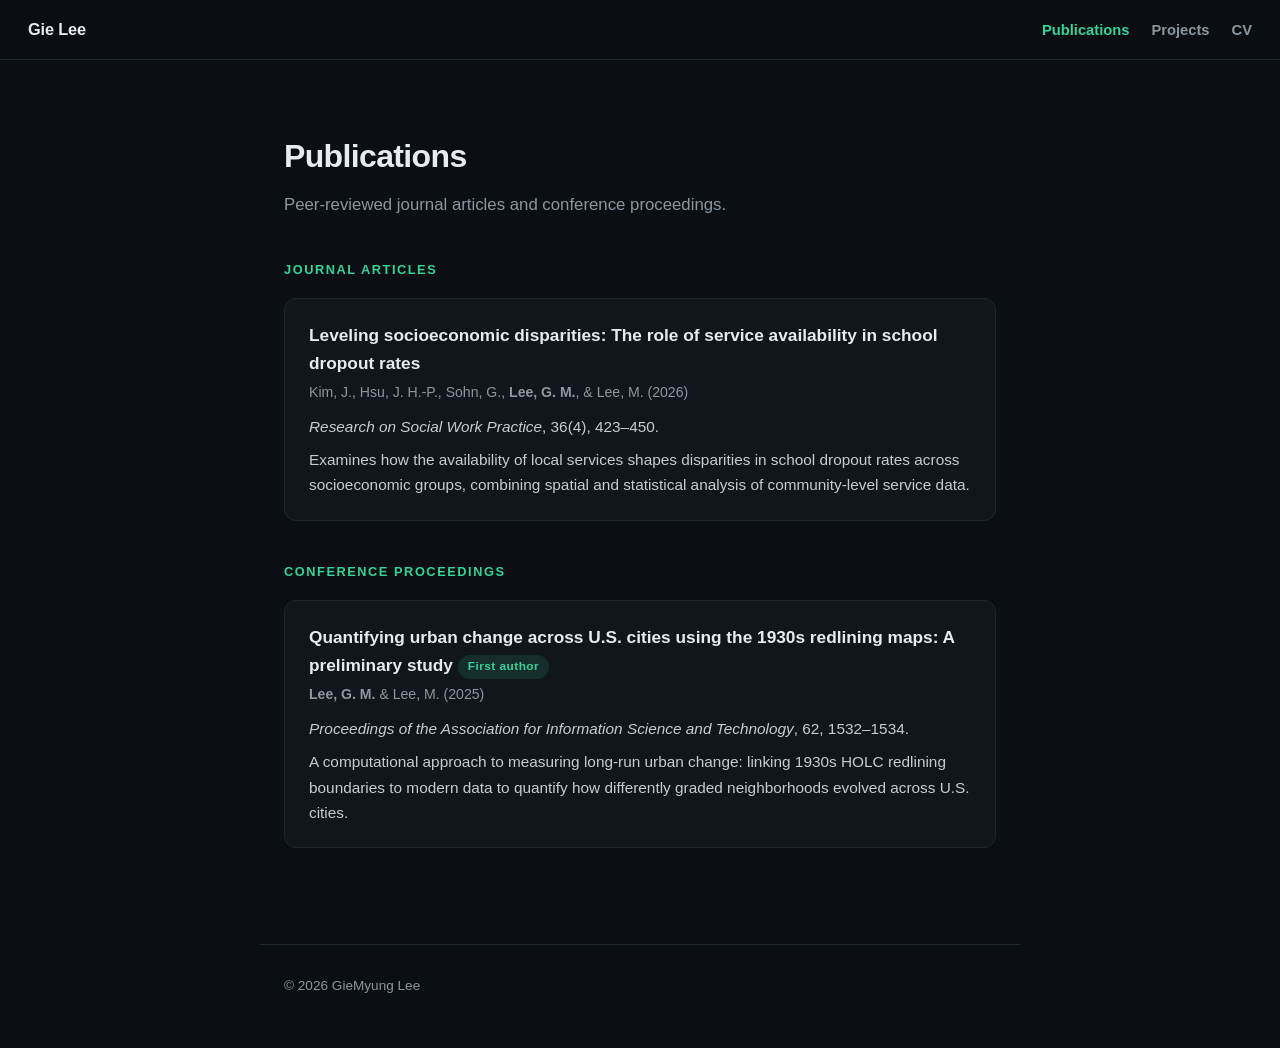
<file: publications.html>
<!DOCTYPE html>
<html lang="en">
<head>
<meta charset="UTF-8">
<meta name="viewport" content="width=device-width, initial-scale=1.0">
<title>Publications — GieMyung Lee</title>
<meta name="description" content="Publications by GieMyung Lee — information science, urban change, and community informatics research.">
<link rel="icon" type="image/svg+xml" href="assets/favicon.svg">
<meta property="og:type" content="website">
<meta property="og:title" content="Publications — GieMyung Lee">
<meta property="og:description" content="Peer-reviewed work on urban change via 1930s redlining maps (ASIS&T 2025) and socioeconomic disparities in school dropout rates.">
<meta property="og:url" content="https://landname.github.io/publications.html">
<meta property="og:image" content="https://landname.github.io/assets/og.png">
<meta name="twitter:card" content="summary_large_image">
<link rel="stylesheet" href="assets/style.css">
</head>
<body>

<nav class="nav">
  <a class="brand" href="index.html">Gie Lee</a>
  <ul>
    <li><a href="publications.html" class="here">Publications</a></li>
    <li><a href="projects.html">Projects</a></li>
    <li><a href="cv.html">CV</a></li>
  </ul>
</nav>

<main class="page">
  <h1>Publications</h1>
  <p class="lede">Peer-reviewed journal articles and conference proceedings.</p>

  <h2>Journal Articles</h2>
  <div class="card">
    <h3>Leveling socioeconomic disparities: The role of service availability in school dropout rates</h3>
    <div class="meta">Kim, J., Hsu, J. H.-P., Sohn, G., <strong>Lee, G. M.</strong>, &amp; Lee, M. (2026)</div>
    <p><em>Research on Social Work Practice</em>, 36(4), 423–450.</p>
    <p style="margin-top:8px;">Examines how the availability of local services shapes disparities in school dropout rates across socioeconomic groups, combining spatial and statistical analysis of community-level service data.</p>
  </div>

  <h2>Conference Proceedings</h2>
  <div class="card">
    <h3>Quantifying urban change across U.S. cities using the 1930s redlining maps: A preliminary study <span class="badge">First author</span></h3>
    <div class="meta"><strong>Lee, G. M.</strong> &amp; Lee, M. (2025)</div>
    <p><em>Proceedings of the Association for Information Science and Technology</em>, 62, 1532–1534.</p>
    <p style="margin-top:8px;">A computational approach to measuring long-run urban change: linking 1930s HOLC redlining boundaries to modern data to quantify how differently graded neighborhoods evolved across U.S. cities.</p>
  </div>
</main>

<footer>© 2026 GieMyung Lee</footer>

</body>
</html>
</file>
<file: assets/style.css>
/* Shared styles — GieMyung Lee personal site */
:root {
  --bg: #0b0f14;
  --text: #e8ebee;
  --muted: #8b96a1;
  --accent: #34d399;
  --accent-soft: rgba(52, 211, 153, 0.12);
  --border: #1e2630;
  --card: #11161d;
}
* { margin: 0; padding: 0; box-sizing: border-box; }
html { scroll-behavior: smooth; }
body {
  font-family: -apple-system, BlinkMacSystemFont, "Segoe UI", Roboto, "Helvetica Neue", Arial, sans-serif;
  background: var(--bg);
  color: var(--text);
  line-height: 1.65;
  font-size: 16.5px;
}
a { color: var(--accent); text-decoration: none; }
a:hover { text-decoration: underline; }

/* Top navigation */
.nav {
  position: fixed; top: 0; left: 0; right: 0; z-index: 100;
  display: flex; justify-content: space-between; align-items: center;
  padding: 16px 28px;
  background: color-mix(in srgb, var(--bg) 78%, transparent);
  backdrop-filter: blur(12px);
  -webkit-backdrop-filter: blur(12px);
  border-bottom: 1px solid var(--border);
}
.nav .brand { font-weight: 700; letter-spacing: -0.01em; color: var(--text); font-size: 1.02rem; }
.nav .brand:hover { text-decoration: none; color: var(--accent); }
.nav ul { display: flex; gap: 22px; list-style: none; }
.nav ul a { color: var(--muted); font-size: 0.92rem; font-weight: 550; transition: color .15s; }
.nav ul a:hover, .nav ul a.here { color: var(--accent); text-decoration: none; }

/* Subpage layout */
.page { max-width: 760px; margin: 0 auto; padding: 130px 24px 80px; }
.page h1 { font-size: 2rem; font-weight: 750; letter-spacing: -0.02em; margin-bottom: 8px; }
.page .lede { color: var(--muted); margin-bottom: 40px; font-size: 1.05rem; }
.page h2 {
  font-size: 0.8rem; text-transform: uppercase; letter-spacing: 0.12em;
  color: var(--accent); font-weight: 700; margin: 40px 0 18px;
}

.card {
  background: var(--card); border: 1px solid var(--border); border-radius: 12px;
  padding: 22px 24px; margin-bottom: 16px;
  transition: border-color .15s;
}
.card:hover { border-color: color-mix(in srgb, var(--accent) 45%, var(--border)); }
.card h3 { font-size: 1.08rem; font-weight: 650; }
.card .meta { color: var(--muted); font-size: 0.88rem; margin: 3px 0 10px; }
.card p, .card ul { font-size: 0.96rem; color: #c6ccd2; }
.card ul { margin: 8px 0 0 20px; }
.card ul li { margin-bottom: 5px; }

.tags { display: flex; flex-wrap: wrap; gap: 7px; margin-top: 14px; }
.tags span {
  padding: 3px 11px; background: var(--accent-soft); color: var(--accent);
  border-radius: 999px; font-size: 0.78rem; font-weight: 600;
}
.badge {
  display: inline-block; padding: 2px 10px; border-radius: 999px;
  font-size: 0.74rem; font-weight: 700; letter-spacing: 0.04em;
  background: var(--accent-soft); color: var(--accent); vertical-align: middle;
}

/* CV page */
.cv-item { margin-bottom: 26px; }
.cv-head { display: flex; justify-content: space-between; align-items: baseline; gap: 16px; flex-wrap: wrap; }
.cv-title { font-weight: 650; font-size: 1.03rem; }
.cv-org { color: var(--muted); font-size: 0.93rem; }
.cv-date { color: var(--muted); font-size: 0.85rem; white-space: nowrap; }
.cv-item ul { margin: 7px 0 0 20px; font-size: 0.95rem; color: #c6ccd2; }
.cv-item ul li { margin-bottom: 4px; }
.cv-item p { font-size: 0.95rem; color: #c6ccd2; margin-top: 4px; }

footer { max-width: 760px; margin: 0 auto; padding: 30px 24px 50px; color: var(--muted); font-size: 0.85rem; border-top: 1px solid var(--border); }

@media (max-width: 600px) {
  .nav { padding: 13px 18px; }
  .nav ul { gap: 14px; }
  .page { padding-top: 105px; }
  .page h1 { font-size: 1.6rem; }
  .cv-head { flex-direction: column; gap: 1px; }
}
</file>
